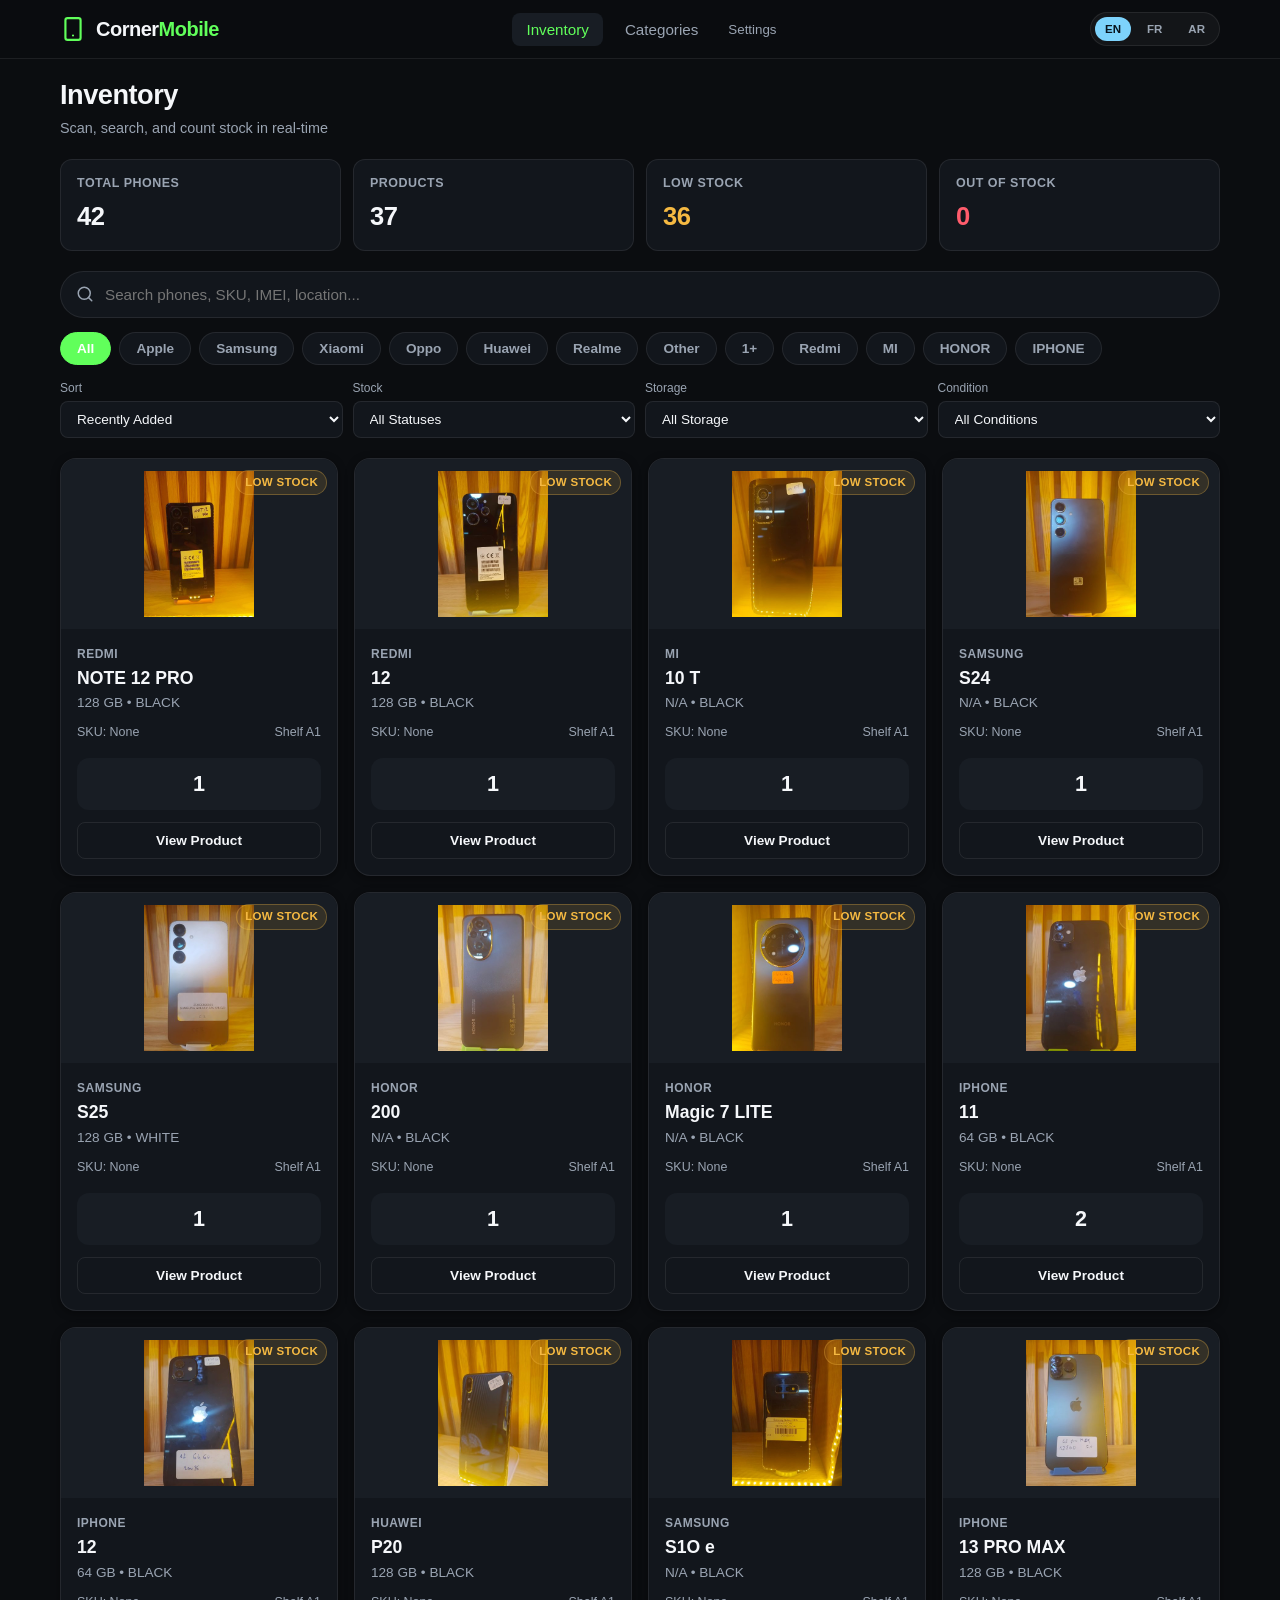
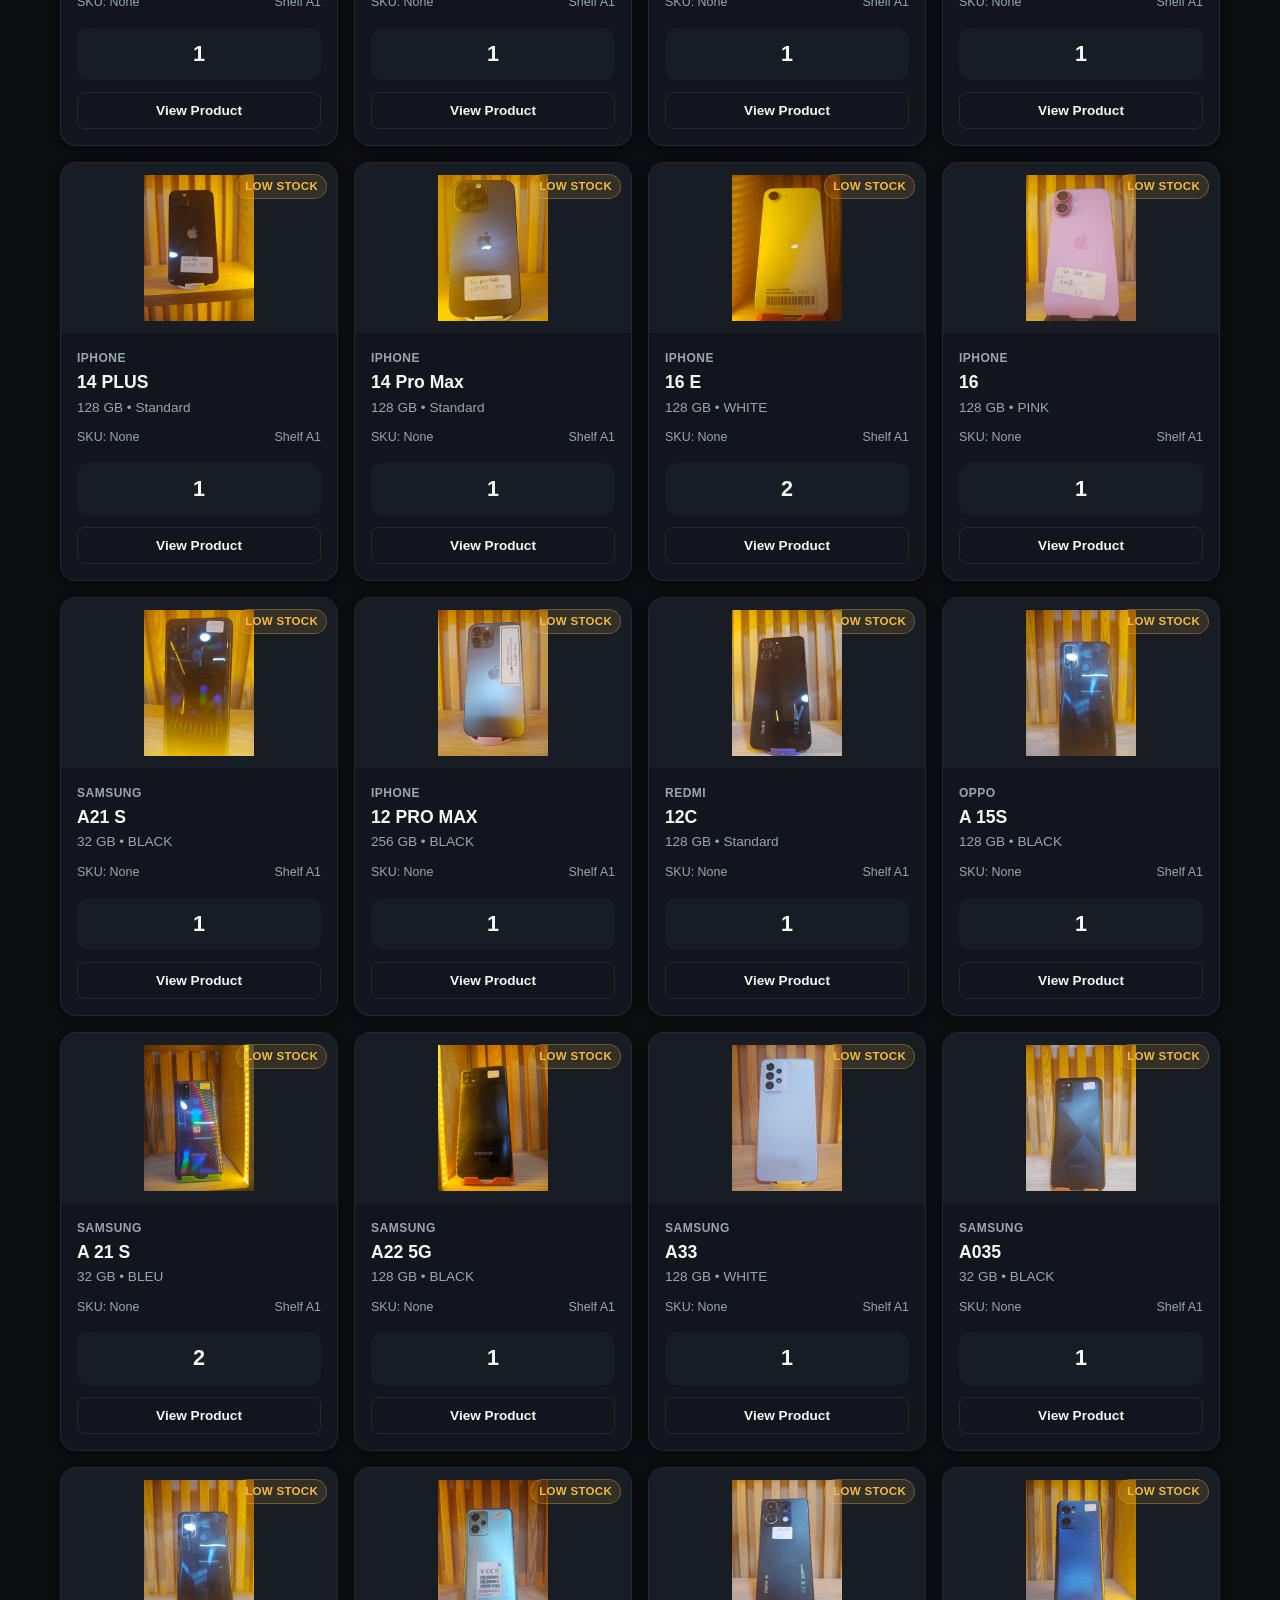
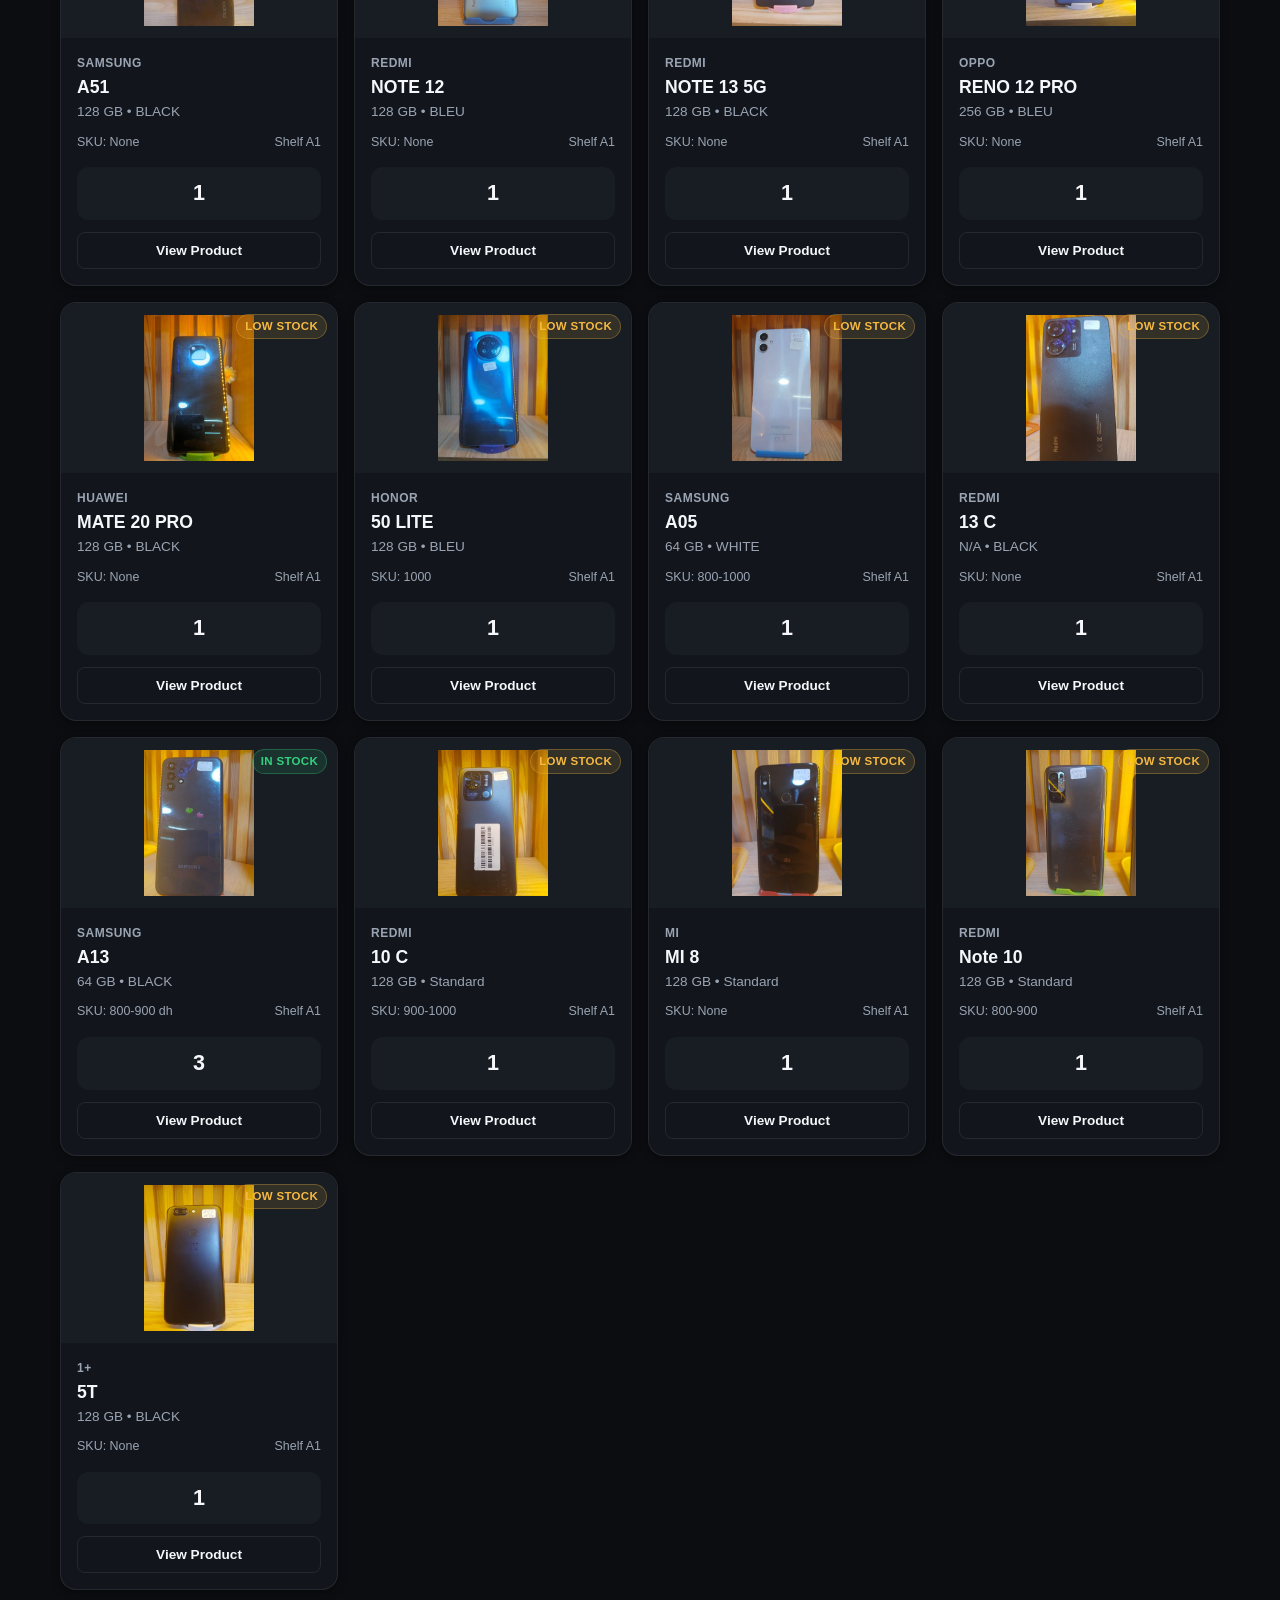
<file: Oued-dahab.html>
<!DOCTYPE html>
<html lang="en">
<head>
  <meta charset="UTF-8">
  <meta name="viewport" content="width=device-width, initial-scale=1.0, maximum-scale=1.0, user-scalable=no">
  <title>CornerMobile - Phone Inventory Counting</title>
  <link rel="stylesheet" href="style.css">
  <style>
    .language-toggle {
      display: inline-flex;
      align-items: center;
      gap: 6px;
      padding: 4px;
      border-radius: 999px;
      background: rgba(255,255,255,0.04);
      border: 1px solid rgba(255,255,255,0.08);
      margin-left: 12px;
    }
    .lang-btn {
      background: transparent;
      border: 0;
      color: var(--secondary, #9aa6b2);
      padding: 6px 10px;
      border-radius: 999px;
      font-size: 0.72rem;
      font-weight: 700;
      cursor: pointer;
      transition: all 0.2s ease;
    }
    .lang-btn.active {
      background: var(--primary, #7dd3fc);
      color: #08131d;
    }
  </style>
</head>
<body data-theme="dark">
  <header class="top-nav">
    <div class="nav-container">
      <div class="brand">
        <svg class="brand-icon" viewBox="0 0 24 24" fill="none" stroke="currentColor" stroke-width="2" stroke-linecap="round" stroke-linejoin="round"><rect x="5" y="2" width="14" height="20" rx="2" ry="2"/><line x1="12" y1="18" x2="12.01" y2="18"/></svg>
        <span class="brand-title">Corner<span>Mobile</span></span>
      </div>
      <nav class="desktop-menu" aria-label="Main Navigation">
        <button class="nav-link active" data-target="view-inventory">Inventory</button>
        <button class="nav-link" data-target="view-categories">Categories</button>
        <button class="nav-link" data-target="view-add-product">Add Product</button>
        <button class="nav-icon-btn" data-target="view-settings" aria-label="Settings">
          <svg viewBox="0 0 24 24" fill="none" stroke="currentColor" stroke-width="2" stroke-linecap="round" stroke-linejoin="round"><circle cx="12" cy="12" r="3"/><path d="M19.4 15a1.65 1.65 0 0 0 .33 1.82l.06.06a2 2 0 0 1 0 2.83 2 2 0 0 1-2.83 0l-.06-.06a1.65 1.65 0 0 0-1.82-.33 1.65 1.65 0 0 0-1 1.51V21a2 2 0 0 1-2 2 2 2 0 0 1-2-2v-.09A1.65 1.65 0 0 0 9 19.4a1.65 1.65 0 0 0-1.82.33l-.06.06a2 2 0 0 1-2.83 0 2 2 0 0 1 0-2.83l.06-.06a1.65 1.65 0 0 0 .33-1.82 1.65 1.65 0 0 0-1.51-1H3a2 2 0 0 1-2-2 2 2 0 0 1 2-2h.09A1.65 1.65 0 0 0 4.6 9a1.65 1.65 0 0 0-.33-1.82l-.06-.06a2 2 0 0 1 0-2.83 2 2 0 0 1 2.83 0l.06.06a1.65 1.65 0 0 0 1.82.33H9a1.65 1.65 0 0 0 1-1.51V3a2 2 0 0 1 2-2 2 2 0 0 1 2 2v.09a1.65 1.65 0 0 0 1 1.51 1.65 1.65 0 0 0 1.82-.33l.06-.06a2 2 0 0 1 2.83 0 2 2 0 0 1 0 2.83l-.06.06a1.65 1.65 0 0 0-.33 1.82V9a1.65 1.65 0 0 0 1.51 1H21a2 2 0 0 1 2 2 2 2 0 0 1-2 2h-.09a1.65 1.65 0 0 0-1.51 1z"/></svg>
        </button>
      </nav>

      <div class="language-toggle" aria-label="Language selector">
        <button class="lang-btn active" data-lang="en" type="button">EN</button>
        <button class="lang-btn" data-lang="fr" type="button">FR</button>
        <button class="lang-btn" data-lang="ar" type="button">AR</button>
      </div>
    </div>
  </header>

  <main class="app-main">
    <section id="view-inventory" class="view-panel active">
      <div class="view-header">
        <div>
          <h1 class="page-title">Inventory</h1>
          <p class="page-subtitle">Scan, search, and count stock in real-time</p>
        </div>
      </div>

      <div class="stats-grid">
        <div class="stat-card">
          <span class="stat-label">Total Phones</span>
          <span class="stat-value" id="stat-total-qty">0</span>
        </div>
        <div class="stat-card">
          <span class="stat-label">Products</span>
          <span class="stat-value" id="stat-total-products">0</span>
        </div>
        <div class="stat-card warning">
          <span class="stat-label">Low Stock</span>
          <span class="stat-value" id="stat-low-stock">0</span>
        </div>
        <div class="stat-card danger">
          <span class="stat-label">Out of Stock</span>
          <span class="stat-value" id="stat-out-of-stock">0</span>
        </div>
      </div>

      <div class="search-bar-wrap">
        <svg class="search-icon" viewBox="0 0 24 24" fill="none" stroke="currentColor" stroke-width="2" stroke-linecap="round" stroke-linejoin="round"><circle cx="11" cy="11" r="8"/><line x1="21" y1="21" x2="16.65" y2="16.65"/></svg>
        <input type="search" id="inventory-search" placeholder="Search phones, SKU, IMEI, location..." autocomplete="off">
      </div>

      <div class="category-pills-wrap">
        <div class="category-pills" id="category-pills-container"></div>
      </div>

      <div class="filter-controls-row">
        <div class="control-group">
          <label for="sort-select">Sort</label>
          <select id="sort-select" class="dropdown-select">
            <option value="recent">Recently Added</option>
            <option value="name-asc">Name A → Z</option>
            <option value="name-desc">Name Z → A</option>
            <option value="qty-asc">Quantity Low → High</option>
            <option value="qty-desc">Quantity High → Low</option>
          </select>
        </div>
        <div class="control-group">
          <label for="filter-stock">Stock</label>
          <select id="filter-stock" class="dropdown-select">
            <option value="all">All Statuses</option>
            <option value="in-stock">In Stock</option>
            <option value="low-stock">Low Stock</option>
            <option value="out-of-stock">Out of Stock</option>
          </select>
        </div>
        <div class="control-group">
          <label for="filter-storage">Storage</label>
          <select id="filter-storage" class="dropdown-select">
            <option value="all">All Storage</option>
          </select>
        </div>
        <div class="control-group">
          <label for="filter-condition">Condition</label>
          <select id="filter-condition" class="dropdown-select">
            <option value="all">All Conditions</option>
            <option value="New">New</option>
            <option value="Refurbished">Refurbished</option>
            <option value="Used - Excellent">Used - Excellent</option>
            <option value="Used - Good">Used - Good</option>
          </select>
        </div>
      </div>

      <div class="product-grid" id="product-grid"></div>
      <div id="inventory-empty" class="empty-state hidden"></div>
    </section>

    <section id="view-categories" class="view-panel">
      <div class="view-header row-between">
        <div>
          <h1 class="page-title">Categories</h1>
          <p class="page-subtitle">Group and organize inventory by brand/family</p>
        </div>
        <button class="btn btn-primary" id="btn-open-category-modal">+ Add Category</button>
      </div>
      <div class="categories-grid" id="categories-grid"></div>
    </section>

    <section id="view-add-product" class="view-panel">
      <div class="view-header">
        <h1 class="page-title" id="form-product-title">Add Product</h1>
        <p class="page-subtitle">Register a smartphone to start manual count</p>
      </div>
      <form id="product-form" class="standard-form">
        <input type="hidden" id="form-product-id">

        <div class="image-upload-wrapper">
          <div class="image-preview-box" id="image-preview-container">
            <div class="image-placeholder-icon">
              <svg viewBox="0 0 24 24" fill="none" stroke="currentColor" stroke-width="1.5"><rect x="5" y="2" width="14" height="20" rx="2" ry="2"/><line x1="12" y1="18" x2="12.01" y2="18"/></svg>
              <span>Upload Photo</span>
            </div>
            <img id="image-preview" alt="Device preview" class="hidden">
          </div>
          <div class="upload-actions">
            <label class="btn btn-secondary btn-sm" for="product-image-input">Choose Image</label>
            <input type="file" id="product-image-input" accept="image/*" class="visually-hidden">
            <button type="button" class="btn btn-outline btn-sm hidden" id="btn-remove-image">Remove</button>
          </div>
        </div>

        <div class="form-grid">
          <div class="form-field">
            <label for="prod-brand">Brand <span class="req">*</span></label>
            <input type="text" id="prod-brand" list="brand-datalist" required placeholder="e.g. Apple">
            <datalist id="brand-datalist"></datalist>
          </div>
          <div class="form-field">
            <label for="prod-model">Model <span class="req">*</span></label>
            <input type="text" id="prod-model" required placeholder="e.g. iPhone 14 Pro">
          </div>
          <div class="form-field">
            <label for="prod-category">Category</label>
            <select id="prod-category" class="dropdown-select"></select>
          </div>
          <div class="form-field">
            <label for="prod-storage">Storage</label>
            <input type="text" id="prod-storage" placeholder="e.g. 128 GB, 256 GB">
          </div>
          <div class="form-field">
            <label for="prod-color">Color</label>
            <input type="text" id="prod-color" placeholder="e.g. Space Black">
          </div>
          <div class="form-field">
            <label for="prod-sku">SKU / Reference</label>
            <input type="text" id="prod-sku" placeholder="e.g. IP14P-256-BLK">
          </div>
          <div class="form-field">
            <label for="prod-imei">IMEI / Serial</label>
            <input type="text" id="prod-imei" placeholder="15-digit number or Serial">
          </div>
          <div class="form-field">
            <label for="prod-location">Store Location / Shelf</label>
            <input type="text" id="prod-location" placeholder="e.g. Shelf B2">
          </div>
          <div class="form-field">
            <label for="prod-condition">Condition</label>
            <select id="prod-condition" class="dropdown-select">
              <option value="New">New</option>
              <option value="Refurbished">Refurbished</option>
              <option value="Used - Excellent">Used - Excellent</option>
              <option value="Used - Good">Used - Good</option>
            </select>
          </div>
          <div class="form-field" id="form-quantity-wrapper">
            <label for="prod-quantity">Initial Quantity <span class="req">*</span></label>
            <input type="number" id="prod-quantity" min="0" value="1" required>
          </div>
        </div>

        <div class="form-field">
          <label for="prod-notes">Notes / Internal Remarks</label>
          <textarea id="prod-notes" rows="3" placeholder="Condition details, supplier info, etc."></textarea>
        </div>

        <div class="form-actions">
          <button type="button" class="btn btn-secondary" id="btn-cancel-form">Cancel</button>
          <button type="submit" class="btn btn-primary" id="btn-submit-form">Save Product</button>
        </div>
      </form>
    </section>

    <section id="view-product-details" class="view-panel">
      <div class="details-top-bar">
        <button class="btn btn-secondary btn-sm" id="btn-back-to-inventory">
          <svg viewBox="0 0 24 24" fill="none" stroke="currentColor" stroke-width="2" class="btn-icon"><line x1="19" y1="12" x2="5" y2="12"/><polyline points="12 19 5 12 12 5"/></svg>
          Back
        </button>
        <div class="details-actions">
          <button class="btn btn-outline btn-sm" id="btn-edit-details">Edit Product</button>
          <button class="btn btn-danger-outline btn-sm" id="btn-delete-details">Delete</button>
        </div>
      </div>

      <div class="product-detail-layout">
        <div class="detail-header-card">
          <div class="detail-img-container" id="detail-img-box"></div>
          <div class="detail-title-box">
            <span class="badge" id="detail-stock-badge">In Stock</span>
            <h1 class="detail-model-title" id="detail-model">iPhone 13</h1>
            <p class="detail-subtitle" id="detail-subtitle">Apple • 128 GB • Black</p>
            <div class="detail-tags" id="detail-tags"></div>
          </div>
        </div>

        <div class="detail-counter-card">
          <span class="counter-label">CURRENT QUANTITY</span>
          <div class="counter-large-number" id="detail-quantity-display">0</div>
          <div class="counter-actions-row">
            <button class="counter-btn minus" id="btn-detail-decrement" aria-label="Decrease quantity by 1">− 1</button>
            <button class="counter-btn plus" id="btn-detail-increment" aria-label="Increase quantity by 1">+ 1</button>
          </div>
          <button class="btn btn-secondary btn-block" id="btn-open-set-quantity">Set Exact Quantity</button>
        </div>

        <div class="detail-specs-card">
          <h2 class="card-heading">Product Information</h2>
          <dl class="specs-list">
            <div><dt>Brand</dt><dd id="spec-brand">-</dd></div>
            <div><dt>Model</dt><dd id="spec-model">-</dd></div>
            <div><dt>Storage</dt><dd id="spec-storage">-</dd></div>
            <div><dt>Color</dt><dd id="spec-color">-</dd></div>
            <div><dt>SKU</dt><dd id="spec-sku">-</dd></div>
            <div><dt>IMEI / Serial</dt><dd id="spec-imei">-</dd></div>
            <div><dt>Location</dt><dd id="spec-location">-</dd></div>
            <div><dt>Condition</dt><dd id="spec-condition">-</dd></div>
            <div><dt>Category</dt><dd id="spec-category">-</dd></div>
            <div><dt>Last Counted</dt><dd id="spec-updated">-</dd></div>
          </dl>
          <div class="detail-notes-section">
            <span class="notes-label">Notes</span>
            <p id="spec-notes" class="notes-text">No notes provided.</p>
          </div>
        </div>

        <div class="detail-history-card">
          <h2 class="card-heading">Count History</h2>
          <div id="history-log-list" class="history-list"></div>
        </div>
      </div>
    </section>

    <section id="view-settings" class="view-panel">
      <div class="view-header">
        <h1 class="page-title">Settings</h1>
        <p class="page-subtitle">Theme, counting thresholds, and data backup</p>
      </div>

      <div class="settings-sections">
        <div class="settings-card">
          <h2 class="card-heading">Appearance</h2>
          <div class="theme-options-grid">
            <button class="theme-select-btn" data-theme-val="dark">Dark</button>
            <button class="theme-select-btn" data-theme-val="system">System</button>
            <button class="theme-select-btn" data-theme-val="light">Light</button>
          </div>
        </div>

        <div class="settings-card">
          <h2 class="card-heading">Inventory Alert Threshold</h2>
          <p class="settings-desc">Mark product as 'Low Stock' when units are at or below this value.</p>
          <div class="threshold-input-row">
            <input type="number" id="setting-low-stock" min="1" max="50" class="num-input">
            <button class="btn btn-secondary" id="btn-save-threshold">Update Threshold</button>
          </div>
        </div>

        <div class="settings-card">
          <h2 class="card-heading">Data Management</h2>
          <p class="settings-desc">Export, import, or wipe your completely client-side storage.</p>
          <div class="data-actions-grid">
            <button class="btn btn-secondary" id="btn-export-json">
              <svg viewBox="0 0 24 24" fill="none" stroke="currentColor" stroke-width="2" class="btn-icon"><path d="M21 15v4a2 2 0 0 1-2 2H5a2 2 0 0 1-2-2v-4"/><polyline points="7 10 12 15 17 10"/><line x1="12" y1="15" x2="12" y2="3"/></svg>
              Export JSON
            </button>
            <button class="btn btn-secondary" id="btn-export-csv">
              <svg viewBox="0 0 24 24" fill="none" stroke="currentColor" stroke-width="2" class="btn-icon"><path d="M14 2H6a2 2 0 0 0-2 2v16a2 2 0 0 0 2 2h12a2 2 0 0 0 2-2V8z"/><polyline points="14 2 14 8 20 8"/><line x1="16" y1="13" x2="8" y2="13"/><line x1="16" y1="17" x2="8" y2="17"/><polyline points="10 9 9 9 8 9"/></svg>
              Export CSV
            </button>
            <label class="btn btn-secondary" for="import-json-file">
              <svg viewBox="0 0 24 24" fill="none" stroke="currentColor" stroke-width="2" class="btn-icon"><path d="M21 15v4a2 2 0 0 1-2 2H5a2 2 0 0 1-2-2v-4"/><polyline points="17 8 12 3 7 8"/><line x1="12" y1="3" x2="12" y2="15"/></svg>
              Import JSON Backup
            </label>
            <input type="file" id="import-json-file" accept=".json" class="visually-hidden">
            <button class="btn btn-danger-outline" id="btn-clear-all-data">Clear All Data</button>
          </div>
        </div>
      </div>
    </section>
  </main>

  <nav class="mobile-bottom-nav" aria-label="Mobile Navigation">
    <button class="mobile-nav-item active" data-target="view-inventory">
      <svg viewBox="0 0 24 24" fill="none" stroke="currentColor" stroke-width="2"><path d="M21 16V8a2 2 0 0 0-1-1.73l-7-4a2 2 0 0 0-2 0l-7 4A2 2 0 0 0 3 8v8a2 2 0 0 0 1 1.73l7 4a2 2 0 0 0 2 0l7-4A2 2 0 0 0 21 16z"/><polyline points="3.27 6.96 12 12.01 20.73 6.96"/><line x1="12" y1="22.08" x2="12" y2="12"/></svg>
      <span>Inventory</span>
    </button>
    <button class="mobile-nav-item" data-target="view-categories">
      <svg viewBox="0 0 24 24" fill="none" stroke="currentColor" stroke-width="2"><path d="M20.59 13.41l-7.17 7.17a2 2 0 0 1-2.83 0L2 12V2h10l8.59 8.59a2 2 0 0 1 0 2.82z"/><line x1="7" y1="7" x2="7.01" y2="7"/></svg>
      <span>Categories</span>
    </button>
    <button class="mobile-nav-item" data-target="view-add-product">
      <svg viewBox="0 0 24 24" fill="none" stroke="currentColor" stroke-width="2"><circle cx="12" cy="12" r="10"/><line x1="12" y1="8" x2="12" y2="16"/><line x1="8" y1="12" x2="16" y2="12"/></svg>
      <span>Add</span>
    </button>
    <button class="mobile-nav-item" data-target="view-settings">
      <svg viewBox="0 0 24 24" fill="none" stroke="currentColor" stroke-width="2"><circle cx="12" cy="12" r="3"/><path d="M19.4 15a1.65 1.65 0 0 0 .33 1.82l.06.06a2 2 0 0 1 0 2.83 2 2 0 0 1-2.83 0l-.06-.06a1.65 1.65 0 0 0-1.82-.33 1.65 1.65 0 0 0-1 1.51V21a2 2 0 0 1-2 2 2 2 0 0 1-2-2v-.09A1.65 1.65 0 0 0 9 19.4a1.65 1.65 0 0 0-1.82.33l-.06.06a2 2 0 0 1-2.83 0 2 2 0 0 1 0-2.83l.06-.06a1.65 1.65 0 0 0 .33-1.82 1.65 1.65 0 0 0-1.51-1H3a2 2 0 0 1-2-2 2 2 0 0 1 2-2h.09A1.65 1.65 0 0 0 4.6 9a1.65 1.65 0 0 0-.33-1.82l-.06-.06a2 2 0 0 1 0-2.83 2 2 0 0 1 2.83 0l.06.06a1.65 1.65 0 0 0 1.82.33H9a1.65 1.65 0 0 0 1-1.51V3a2 2 0 0 1 2-2 2 2 0 0 1 2 2v.09a1.65 1.65 0 0 0 1 1.51 1.65 1.65 0 0 0 1.82-.33l.06-.06a2 2 0 0 1 2.83 0 2 2 0 0 1 0 2.83l-.06.06a1.65 1.65 0 0 0-.33 1.82V9a1.65 1.65 0 0 0 1.51 1H21a2 2 0 0 1 2 2 2 2 0 0 1-2 2h-.09a1.65 1.65 0 0 0-1.51 1z"/></svg>
      <span>Settings</span>
    </button>
  </nav>

  <div class="modal-backdrop hidden" id="modal-backdrop">
    <div class="modal-window" id="modal-window" role="dialog" aria-modal="true">
      <h3 class="modal-title" id="modal-title">Dialog</h3>
      <div class="modal-body" id="modal-body"></div>
      <div class="modal-footer" id="modal-footer"></div>
    </div>
  </div>

  <div class="toast-container" id="toast-container"></div>

  <script src="script.js"></script>
</body>
</html>
</file>
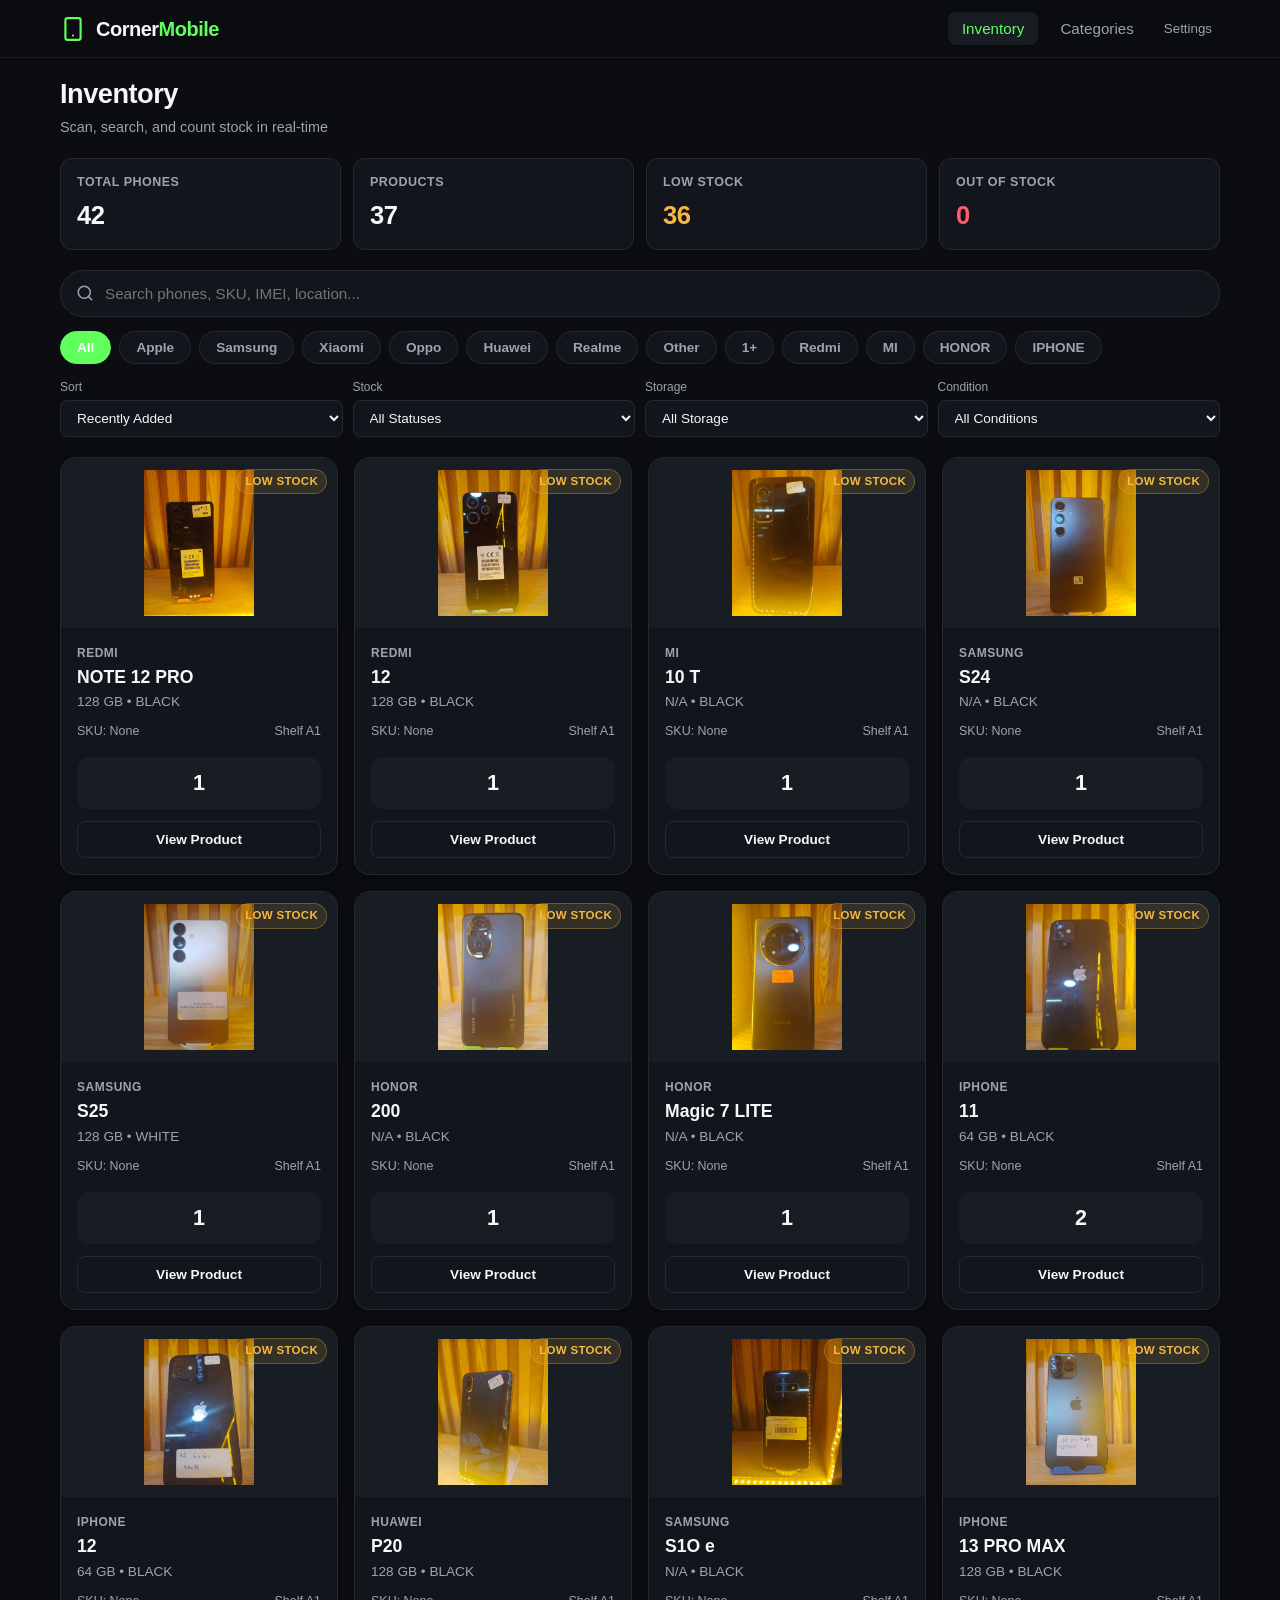
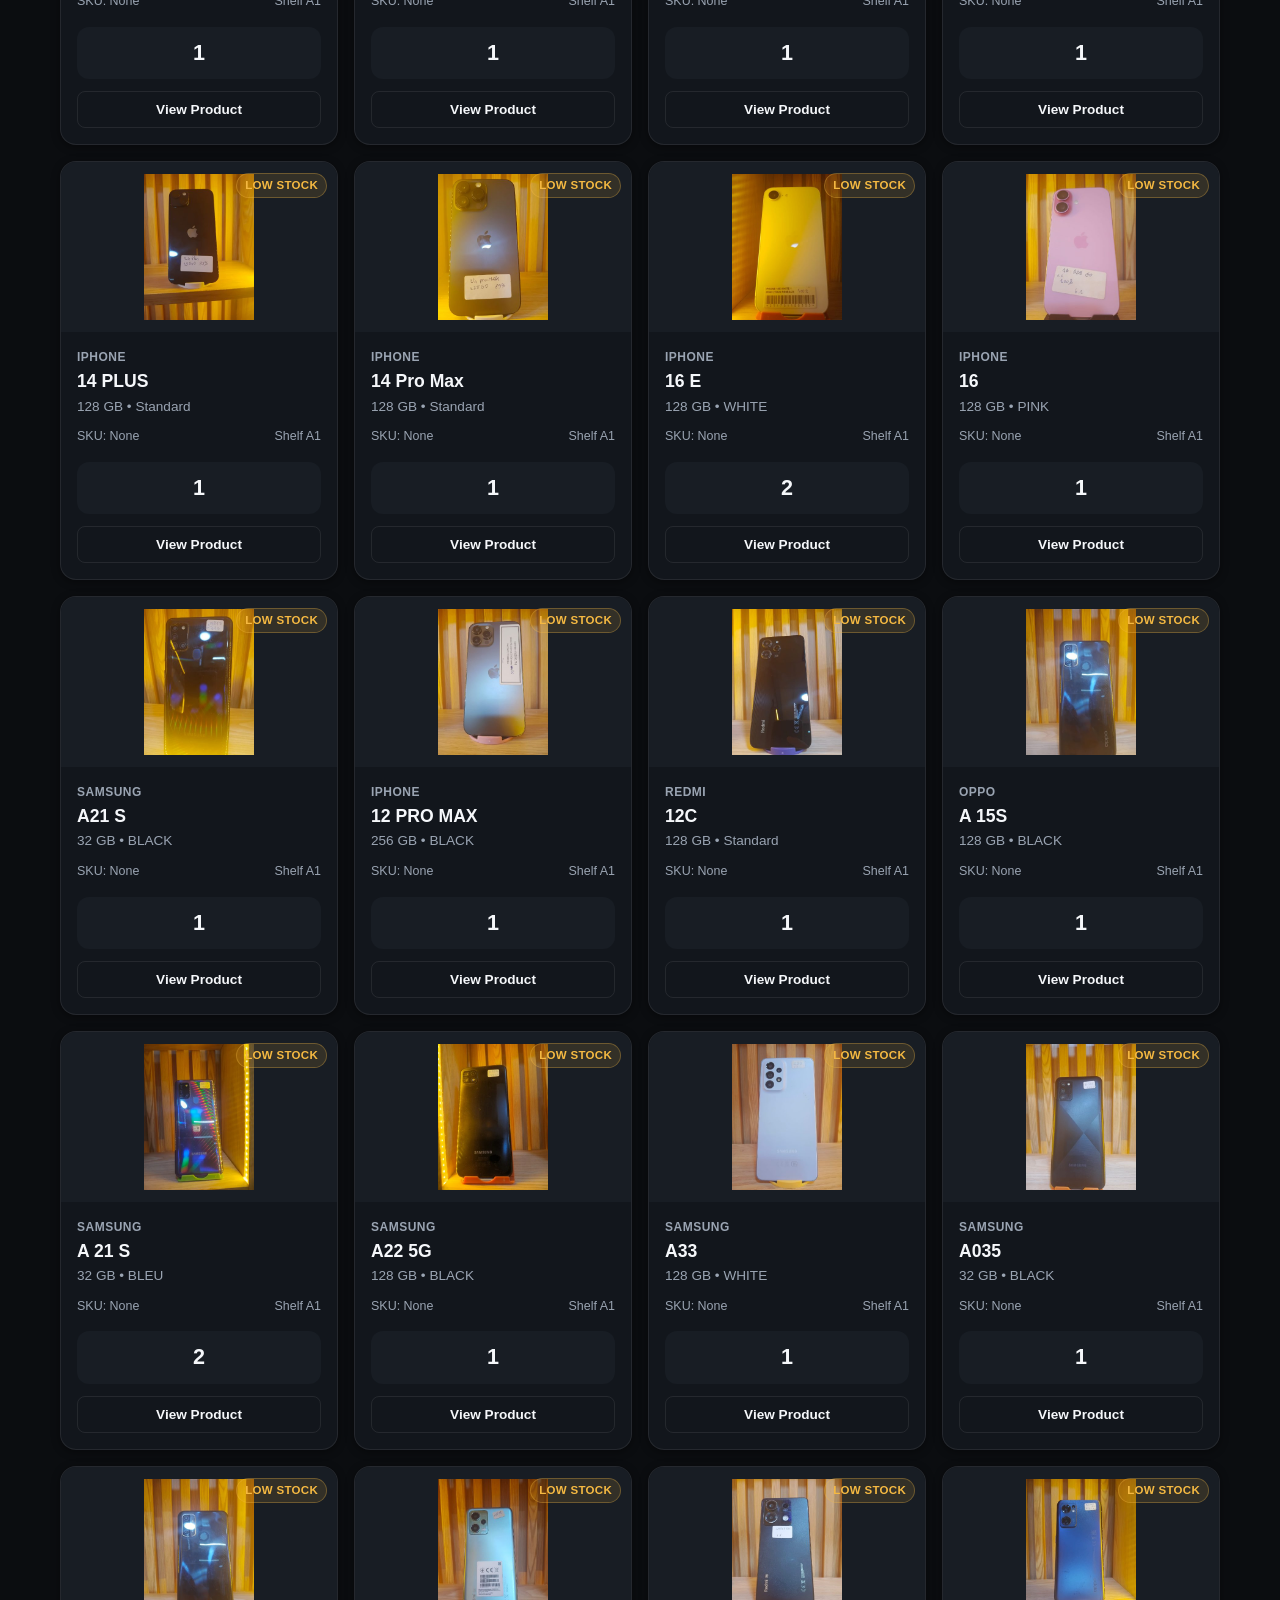
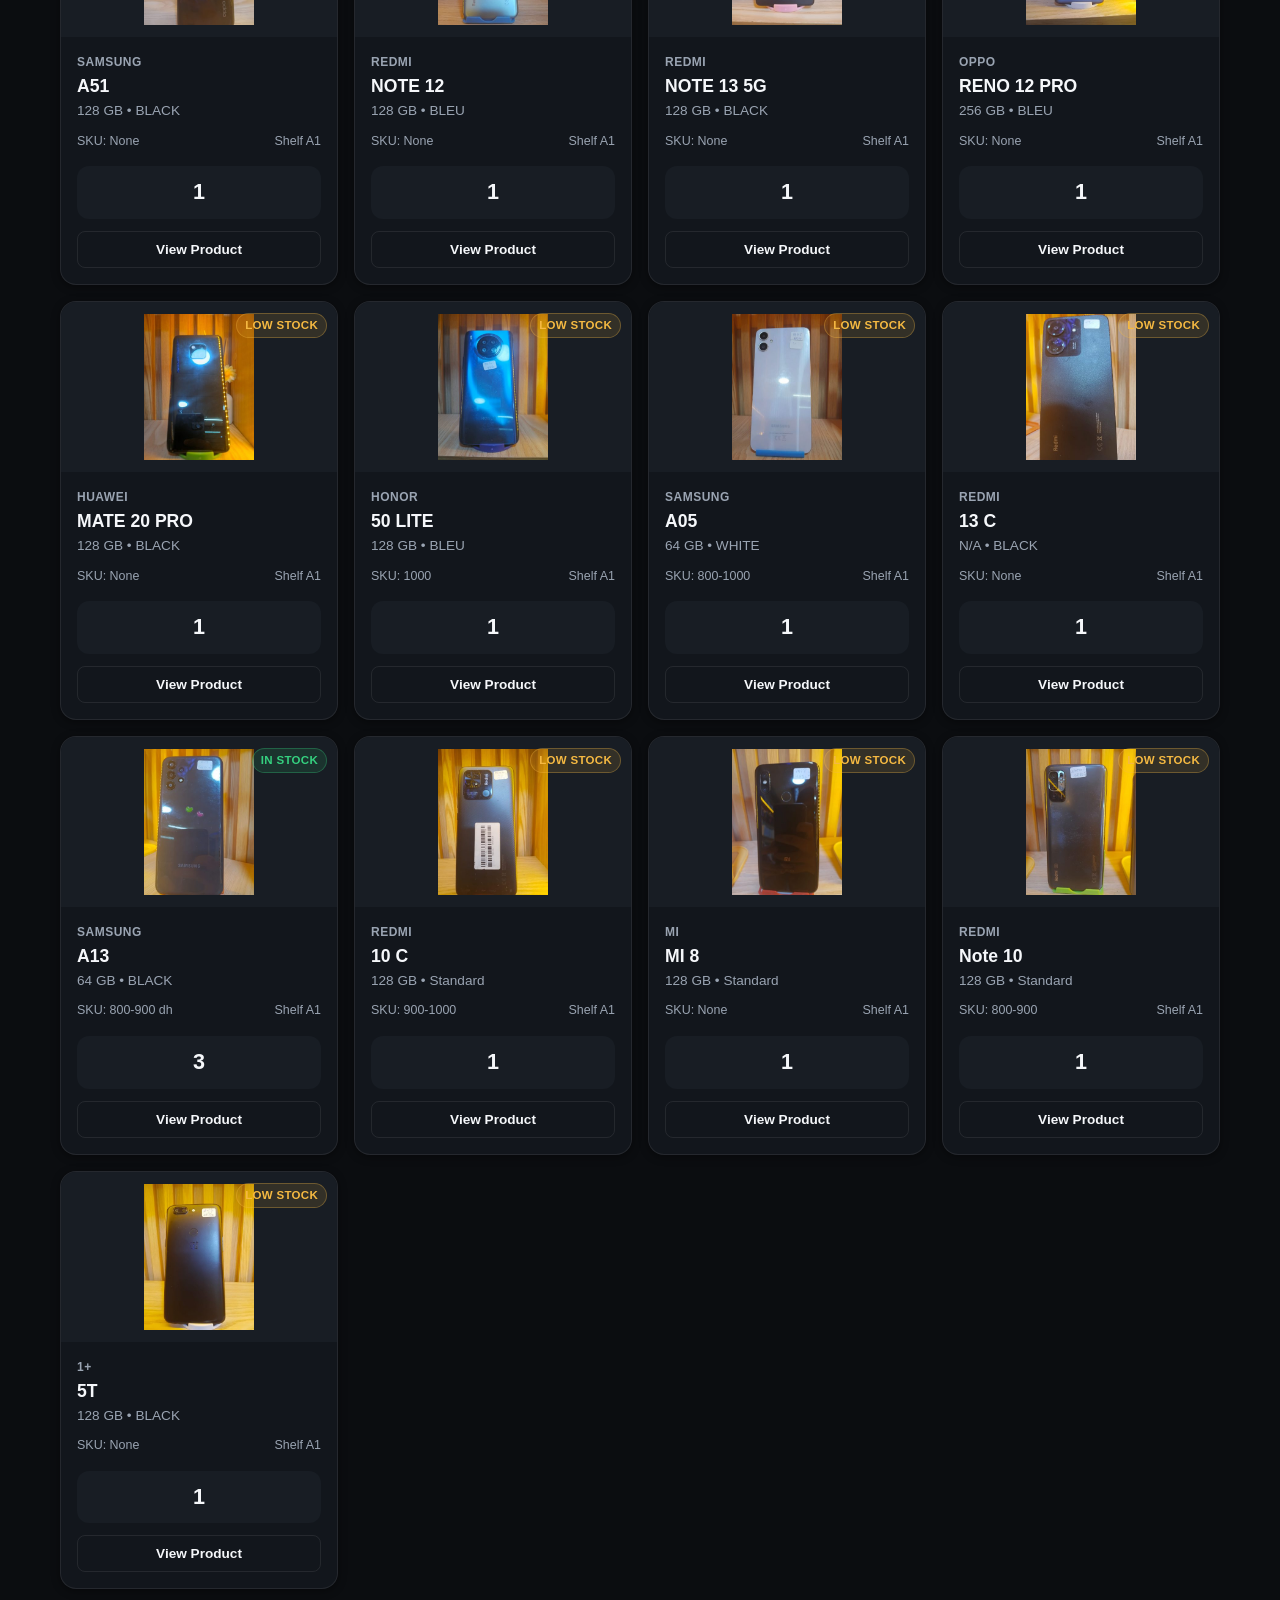
<file: phonecounter.html>
<!DOCTYPE html>
<html lang="en">
<head>
  <meta charset="UTF-8">
  <meta name="viewport" content="width=device-width, initial-scale=1.0, maximum-scale=1.0, user-scalable=no">
  <title>CornerMobile - Phone Inventory Counting</title>
  <link rel="stylesheet" href="style.css">
</head>
<body data-theme="dark">
  <header class="top-nav">
    <div class="nav-container">
      <div class="brand">
        <svg class="brand-icon" viewBox="0 0 24 24" fill="none" stroke="currentColor" stroke-width="2" stroke-linecap="round" stroke-linejoin="round"><rect x="5" y="2" width="14" height="20" rx="2" ry="2"/><line x1="12" y1="18" x2="12.01" y2="18"/></svg>
        <span class="brand-title">Corner<span>Mobile</span></span>
      </div>
      <nav class="desktop-menu" aria-label="Main Navigation">
        <button class="nav-link active" data-target="view-inventory">Inventory</button>
        <button class="nav-link" data-target="view-categories">Categories</button>
        <button class="nav-link" data-target="view-add-product">Add Product</button>
        <button class="nav-icon-btn" data-target="view-settings" aria-label="Settings">
          <svg viewBox="0 0 24 24" fill="none" stroke="currentColor" stroke-width="2" stroke-linecap="round" stroke-linejoin="round"><circle cx="12" cy="12" r="3"/><path d="M19.4 15a1.65 1.65 0 0 0 .33 1.82l.06.06a2 2 0 0 1 0 2.83 2 2 0 0 1-2.83 0l-.06-.06a1.65 1.65 0 0 0-1.82-.33 1.65 1.65 0 0 0-1 1.51V21a2 2 0 0 1-2 2 2 2 0 0 1-2-2v-.09A1.65 1.65 0 0 0 9 19.4a1.65 1.65 0 0 0-1.82.33l-.06.06a2 2 0 0 1-2.83 0 2 2 0 0 1 0-2.83l.06-.06a1.65 1.65 0 0 0 .33-1.82 1.65 1.65 0 0 0-1.51-1H3a2 2 0 0 1-2-2 2 2 0 0 1 2-2h.09A1.65 1.65 0 0 0 4.6 9a1.65 1.65 0 0 0-.33-1.82l-.06-.06a2 2 0 0 1 0-2.83 2 2 0 0 1 2.83 0l.06.06a1.65 1.65 0 0 0 1.82.33H9a1.65 1.65 0 0 0 1-1.51V3a2 2 0 0 1 2-2 2 2 0 0 1 2 2v.09a1.65 1.65 0 0 0 1 1.51 1.65 1.65 0 0 0 1.82-.33l.06-.06a2 2 0 0 1 2.83 0 2 2 0 0 1 0 2.83l-.06.06a1.65 1.65 0 0 0-.33 1.82V9a1.65 1.65 0 0 0 1.51 1H21a2 2 0 0 1 2 2 2 2 0 0 1-2 2h-.09a1.65 1.65 0 0 0-1.51 1z"/></svg>
        </button>
      </nav>
    </div>
  </header>

  <main class="app-main">
    <section id="view-inventory" class="view-panel active">
      <div class="view-header">
        <div>
          <h1 class="page-title">Inventory</h1>
          <p class="page-subtitle">Scan, search, and count stock in real-time</p>
        </div>
      </div>

      <div class="stats-grid">
        <div class="stat-card">
          <span class="stat-label">Total Phones</span>
          <span class="stat-value" id="stat-total-qty">0</span>
        </div>
        <div class="stat-card">
          <span class="stat-label">Products</span>
          <span class="stat-value" id="stat-total-products">0</span>
        </div>
        <div class="stat-card warning">
          <span class="stat-label">Low Stock</span>
          <span class="stat-value" id="stat-low-stock">0</span>
        </div>
        <div class="stat-card danger">
          <span class="stat-label">Out of Stock</span>
          <span class="stat-value" id="stat-out-of-stock">0</span>
        </div>
      </div>

      <div class="search-bar-wrap">
        <svg class="search-icon" viewBox="0 0 24 24" fill="none" stroke="currentColor" stroke-width="2" stroke-linecap="round" stroke-linejoin="round"><circle cx="11" cy="11" r="8"/><line x1="21" y1="21" x2="16.65" y2="16.65"/></svg>
        <input type="search" id="inventory-search" placeholder="Search phones, SKU, IMEI, location..." autocomplete="off">
      </div>

      <div class="category-pills-wrap">
        <div class="category-pills" id="category-pills-container"></div>
      </div>

      <div class="filter-controls-row">
        <div class="control-group">
          <label for="sort-select">Sort</label>
          <select id="sort-select" class="dropdown-select">
            <option value="recent">Recently Added</option>
            <option value="name-asc">Name A → Z</option>
            <option value="name-desc">Name Z → A</option>
            <option value="qty-asc">Quantity Low → High</option>
            <option value="qty-desc">Quantity High → Low</option>
          </select>
        </div>
        <div class="control-group">
          <label for="filter-stock">Stock</label>
          <select id="filter-stock" class="dropdown-select">
            <option value="all">All Statuses</option>
            <option value="in-stock">In Stock</option>
            <option value="low-stock">Low Stock</option>
            <option value="out-of-stock">Out of Stock</option>
          </select>
        </div>
        <div class="control-group">
          <label for="filter-storage">Storage</label>
          <select id="filter-storage" class="dropdown-select">
            <option value="all">All Storage</option>
          </select>
        </div>
        <div class="control-group">
          <label for="filter-condition">Condition</label>
          <select id="filter-condition" class="dropdown-select">
            <option value="all">All Conditions</option>
            <option value="New">New</option>
            <option value="Refurbished">Refurbished</option>
            <option value="Used - Excellent">Used - Excellent</option>
            <option value="Used - Good">Used - Good</option>
          </select>
        </div>
      </div>

      <div class="product-grid" id="product-grid"></div>
      <div id="inventory-empty" class="empty-state hidden"></div>
    </section>

    <section id="view-categories" class="view-panel">
      <div class="view-header row-between">
        <div>
          <h1 class="page-title">Categories</h1>
          <p class="page-subtitle">Group and organize inventory by brand/family</p>
        </div>
        <button class="btn btn-primary" id="btn-open-category-modal">+ Add Category</button>
      </div>
      <div class="categories-grid" id="categories-grid"></div>
    </section>

    <section id="view-add-product" class="view-panel">
      <div class="view-header">
        <h1 class="page-title" id="form-product-title">Add Product</h1>
        <p class="page-subtitle">Register a smartphone to start manual count</p>
      </div>
      <form id="product-form" class="standard-form">
        <input type="hidden" id="form-product-id">

        <div class="image-upload-wrapper">
          <div class="image-preview-box" id="image-preview-container">
            <div class="image-placeholder-icon">
              <svg viewBox="0 0 24 24" fill="none" stroke="currentColor" stroke-width="1.5"><rect x="5" y="2" width="14" height="20" rx="2" ry="2"/><line x1="12" y1="18" x2="12.01" y2="18"/></svg>
              <span>Upload Photo</span>
            </div>
            <img id="image-preview" alt="Device preview" class="hidden">
          </div>
          <div class="upload-actions">
            <label class="btn btn-secondary btn-sm" for="product-image-input">Choose Image</label>
            <input type="file" id="product-image-input" accept="image/*" class="visually-hidden">
            <button type="button" class="btn btn-outline btn-sm hidden" id="btn-remove-image">Remove</button>
          </div>
        </div>

        <div class="form-grid">
          <div class="form-field">
            <label for="prod-brand">Brand <span class="req">*</span></label>
            <input type="text" id="prod-brand" list="brand-datalist" required placeholder="e.g. Apple">
            <datalist id="brand-datalist"></datalist>
          </div>
          <div class="form-field">
            <label for="prod-model">Model <span class="req">*</span></label>
            <input type="text" id="prod-model" required placeholder="e.g. iPhone 14 Pro">
          </div>
          <div class="form-field">
            <label for="prod-category">Category</label>
            <select id="prod-category" class="dropdown-select"></select>
          </div>
          <div class="form-field">
            <label for="prod-storage">Storage</label>
            <input type="text" id="prod-storage" placeholder="e.g. 128 GB, 256 GB">
          </div>
          <div class="form-field">
            <label for="prod-color">Color</label>
            <input type="text" id="prod-color" placeholder="e.g. Space Black">
          </div>
          <div class="form-field">
            <label for="prod-sku">SKU / Reference</label>
            <input type="text" id="prod-sku" placeholder="e.g. IP14P-256-BLK">
          </div>
          <div class="form-field">
            <label for="prod-imei">IMEI / Serial</label>
            <input type="text" id="prod-imei" placeholder="15-digit number or Serial">
          </div>
          <div class="form-field">
            <label for="prod-location">Store Location / Shelf</label>
            <input type="text" id="prod-location" placeholder="e.g. Shelf B2">
          </div>
          <div class="form-field">
            <label for="prod-condition">Condition</label>
            <select id="prod-condition" class="dropdown-select">
              <option value="New">New</option>
              <option value="Refurbished">Refurbished</option>
              <option value="Used - Excellent">Used - Excellent</option>
              <option value="Used - Good">Used - Good</option>
            </select>
          </div>
          <div class="form-field" id="form-quantity-wrapper">
            <label for="prod-quantity">Initial Quantity <span class="req">*</span></label>
            <input type="number" id="prod-quantity" min="0" value="1" required>
          </div>
        </div>

        <div class="form-field">
          <label for="prod-notes">Notes / Internal Remarks</label>
          <textarea id="prod-notes" rows="3" placeholder="Condition details, supplier info, etc."></textarea>
        </div>

        <div class="form-actions">
          <button type="button" class="btn btn-secondary" id="btn-cancel-form">Cancel</button>
          <button type="submit" class="btn btn-primary" id="btn-submit-form">Save Product</button>
        </div>
      </form>
    </section>

    <section id="view-product-details" class="view-panel">
      <div class="details-top-bar">
        <button class="btn btn-secondary btn-sm" id="btn-back-to-inventory">
          <svg viewBox="0 0 24 24" fill="none" stroke="currentColor" stroke-width="2" class="btn-icon"><line x1="19" y1="12" x2="5" y2="12"/><polyline points="12 19 5 12 12 5"/></svg>
          Back
        </button>
        <div class="details-actions">
          <button class="btn btn-outline btn-sm" id="btn-edit-details">Edit Product</button>
          <button class="btn btn-danger-outline btn-sm" id="btn-delete-details">Delete</button>
        </div>
      </div>

      <div class="product-detail-layout">
        <div class="detail-header-card">
          <div class="detail-img-container" id="detail-img-box"></div>
          <div class="detail-title-box">
            <span class="badge" id="detail-stock-badge">In Stock</span>
            <h1 class="detail-model-title" id="detail-model">iPhone 13</h1>
            <p class="detail-subtitle" id="detail-subtitle">Apple • 128 GB • Black</p>
            <div class="detail-tags" id="detail-tags"></div>
          </div>
        </div>

        <div class="detail-counter-card">
          <span class="counter-label">CURRENT QUANTITY</span>
          <div class="counter-large-number" id="detail-quantity-display">0</div>
          <div class="counter-actions-row">
            <button class="counter-btn minus" id="btn-detail-decrement" aria-label="Decrease quantity by 1">− 1</button>
            <button class="counter-btn plus" id="btn-detail-increment" aria-label="Increase quantity by 1">+ 1</button>
          </div>
          <button class="btn btn-secondary btn-block" id="btn-open-set-quantity">Set Exact Quantity</button>
        </div>

        <div class="detail-specs-card">
          <h2 class="card-heading">Product Information</h2>
          <dl class="specs-list">
            <div><dt>Brand</dt><dd id="spec-brand">-</dd></div>
            <div><dt>Model</dt><dd id="spec-model">-</dd></div>
            <div><dt>Storage</dt><dd id="spec-storage">-</dd></div>
            <div><dt>Color</dt><dd id="spec-color">-</dd></div>
            <div><dt>SKU</dt><dd id="spec-sku">-</dd></div>
            <div><dt>IMEI / Serial</dt><dd id="spec-imei">-</dd></div>
            <div><dt>Location</dt><dd id="spec-location">-</dd></div>
            <div><dt>Condition</dt><dd id="spec-condition">-</dd></div>
            <div><dt>Category</dt><dd id="spec-category">-</dd></div>
            <div><dt>Last Counted</dt><dd id="spec-updated">-</dd></div>
          </dl>
          <div class="detail-notes-section">
            <span class="notes-label">Notes</span>
            <p id="spec-notes" class="notes-text">No notes provided.</p>
          </div>
        </div>

        <div class="detail-history-card">
          <h2 class="card-heading">Count History</h2>
          <div id="history-log-list" class="history-list"></div>
        </div>
      </div>
    </section>

    <section id="view-settings" class="view-panel">
      <div class="view-header">
        <h1 class="page-title">Settings</h1>
        <p class="page-subtitle">Theme, counting thresholds, and data backup</p>
      </div>

      <div class="settings-sections">
        <div class="settings-card">
          <h2 class="card-heading">Appearance</h2>
          <div class="theme-options-grid">
            <button class="theme-select-btn" data-theme-val="dark">Dark</button>
            <button class="theme-select-btn" data-theme-val="system">System</button>
            <button class="theme-select-btn" data-theme-val="light">Light</button>
          </div>
        </div>

        <div class="settings-card">
          <h2 class="card-heading">Inventory Alert Threshold</h2>
          <p class="settings-desc">Mark product as 'Low Stock' when units are at or below this value.</p>
          <div class="threshold-input-row">
            <input type="number" id="setting-low-stock" min="1" max="50" class="num-input">
            <button class="btn btn-secondary" id="btn-save-threshold">Update Threshold</button>
          </div>
        </div>

        <div class="settings-card">
          <h2 class="card-heading">Data Management</h2>
          <p class="settings-desc">Export, import, or wipe your completely client-side storage.</p>
          <div class="data-actions-grid">
            <button class="btn btn-secondary" id="btn-export-json">
              <svg viewBox="0 0 24 24" fill="none" stroke="currentColor" stroke-width="2" class="btn-icon"><path d="M21 15v4a2 2 0 0 1-2 2H5a2 2 0 0 1-2-2v-4"/><polyline points="7 10 12 15 17 10"/><line x1="12" y1="15" x2="12" y2="3"/></svg>
              Export JSON
            </button>
            <button class="btn btn-secondary" id="btn-export-csv">
              <svg viewBox="0 0 24 24" fill="none" stroke="currentColor" stroke-width="2" class="btn-icon"><path d="M14 2H6a2 2 0 0 0-2 2v16a2 2 0 0 0 2 2h12a2 2 0 0 0 2-2V8z"/><polyline points="14 2 14 8 20 8"/><line x1="16" y1="13" x2="8" y2="13"/><line x1="16" y1="17" x2="8" y2="17"/><polyline points="10 9 9 9 8 9"/></svg>
              Export CSV
            </button>
            <label class="btn btn-secondary" for="import-json-file">
              <svg viewBox="0 0 24 24" fill="none" stroke="currentColor" stroke-width="2" class="btn-icon"><path d="M21 15v4a2 2 0 0 1-2 2H5a2 2 0 0 1-2-2v-4"/><polyline points="17 8 12 3 7 8"/><line x1="12" y1="3" x2="12" y2="15"/></svg>
              Import JSON Backup
            </label>
            <input type="file" id="import-json-file" accept=".json" class="visually-hidden">
            <button class="btn btn-danger-outline" id="btn-clear-all-data">Clear All Data</button>
          </div>
        </div>
      </div>
    </section>
  </main>

  <nav class="mobile-bottom-nav" aria-label="Mobile Navigation">
    <button class="mobile-nav-item active" data-target="view-inventory">
      <svg viewBox="0 0 24 24" fill="none" stroke="currentColor" stroke-width="2"><path d="M21 16V8a2 2 0 0 0-1-1.73l-7-4a2 2 0 0 0-2 0l-7 4A2 2 0 0 0 3 8v8a2 2 0 0 0 1 1.73l7 4a2 2 0 0 0 2 0l7-4A2 2 0 0 0 21 16z"/><polyline points="3.27 6.96 12 12.01 20.73 6.96"/><line x1="12" y1="22.08" x2="12" y2="12"/></svg>
      <span>Inventory</span>
    </button>
    <button class="mobile-nav-item" data-target="view-categories">
      <svg viewBox="0 0 24 24" fill="none" stroke="currentColor" stroke-width="2"><path d="M20.59 13.41l-7.17 7.17a2 2 0 0 1-2.83 0L2 12V2h10l8.59 8.59a2 2 0 0 1 0 2.82z"/><line x1="7" y1="7" x2="7.01" y2="7"/></svg>
      <span>Categories</span>
    </button>
    <button class="mobile-nav-item" data-target="view-add-product">
      <svg viewBox="0 0 24 24" fill="none" stroke="currentColor" stroke-width="2"><circle cx="12" cy="12" r="10"/><line x1="12" y1="8" x2="12" y2="16"/><line x1="8" y1="12" x2="16" y2="12"/></svg>
      <span>Add</span>
    </button>
    <button class="mobile-nav-item" data-target="view-settings">
      <svg viewBox="0 0 24 24" fill="none" stroke="currentColor" stroke-width="2"><circle cx="12" cy="12" r="3"/><path d="M19.4 15a1.65 1.65 0 0 0 .33 1.82l.06.06a2 2 0 0 1 0 2.83 2 2 0 0 1-2.83 0l-.06-.06a1.65 1.65 0 0 0-1.82-.33 1.65 1.65 0 0 0-1 1.51V21a2 2 0 0 1-2 2 2 2 0 0 1-2-2v-.09A1.65 1.65 0 0 0 9 19.4a1.65 1.65 0 0 0-1.82.33l-.06.06a2 2 0 0 1-2.83 0 2 2 0 0 1 0-2.83l.06-.06a1.65 1.65 0 0 0 .33-1.82 1.65 1.65 0 0 0-1.51-1H3a2 2 0 0 1-2-2 2 2 0 0 1 2-2h.09A1.65 1.65 0 0 0 4.6 9a1.65 1.65 0 0 0-.33-1.82l-.06-.06a2 2 0 0 1 0-2.83 2 2 0 0 1 2.83 0l.06.06a1.65 1.65 0 0 0 1.82.33H9a1.65 1.65 0 0 0 1-1.51V3a2 2 0 0 1 2-2 2 2 0 0 1 2 2v.09a1.65 1.65 0 0 0 1 1.51 1.65 1.65 0 0 0 1.82-.33l.06-.06a2 2 0 0 1 2.83 0 2 2 0 0 1 0 2.83l-.06.06a1.65 1.65 0 0 0-.33 1.82V9a1.65 1.65 0 0 0 1.51 1H21a2 2 0 0 1 2 2 2 2 0 0 1-2 2h-.09a1.65 1.65 0 0 0-1.51 1z"/></svg>
      <span>Settings</span>
    </button>
  </nav>

  <div class="modal-backdrop hidden" id="modal-backdrop">
    <div class="modal-window" id="modal-window" role="dialog" aria-modal="true">
      <h3 class="modal-title" id="modal-title">Dialog</h3>
      <div class="modal-body" id="modal-body"></div>
      <div class="modal-footer" id="modal-footer"></div>
    </div>
  </div>

  <div class="toast-container" id="toast-container"></div>

  <script src="script.js"></script>
</body>
</html>
</file>
<file: style.css>
:root {
  --bg: #0B0D10;
  --surface: #12161C;
  --elevated: #181D24;
  --border: rgba(255, 255, 255, 0.08);
  --border-focus: rgba(86, 255, 71, 0.521);
  --text: #F5F7FA;
  --secondary: #9AA4B2;
  --accent: #61ff5b;
  --accent-hover: #48e648;
  --accent-glow: rgba(91, 140, 255, 0.18);
  --success: #35D07F;
  --success-bg: rgba(53, 208, 127, 0.12);
  --warning: #F5B942;
  --warning-bg: rgba(245, 185, 66, 0.12);
  --danger: #FF5C6C;
  --danger-bg: rgba(255, 92, 108, 0.12);
  --radius-sm: 8px;
  --radius-md: 12px;
  --radius-lg: 16px;
  --radius-full: 9999px;
  --shadow-sm: 0 2px 8px rgba(0, 0, 0, 0.4);
  --shadow-md: 0 8px 24px rgba(0, 0, 0, 0.5);
  --transition: 0.2s cubic-bezier(0.16, 1, 0.3, 1);
  --font-stack: -apple-system, BlinkMacSystemFont, "Segoe UI", Roboto, Helvetica, Arial, sans-serif;
}

[data-theme="light"] {
  --bg: #F4F6F9;
  --surface: #FFFFFF;
  --elevated: #F8FAFC;
  --border: rgba(0, 0, 0, 0.09);
  --border-focus: rgba(91, 140, 255, 0.6);
  --text: #0F172A;
  --secondary: #64748B;
  --accent: #3B82F6;
  --accent-hover: #2563EB;
  --accent-glow: rgba(59, 130, 246, 0.15);
  --shadow-sm: 0 2px 8px rgba(0, 0, 0, 0.06);
  --shadow-md: 0 10px 25px rgba(0, 0, 0, 0.08);
}

* {
  box-sizing: border-box;
  margin: 0;
  padding: 0;
  -webkit-tap-highlight-color: transparent;
}

body {
  background-color: var(--bg);
  color: var(--text);
  font-family: var(--font-stack);
  line-height: 1.5;
  min-height: 100vh;
  overflow-x: hidden;
  padding-bottom: 80px;
}

@media (min-width: 768px) {
  body {
    padding-bottom: 24px;
  }
}

/* Nav */
.top-nav {
  position: sticky;
  top: 0;
  z-index: 50;
  background-color: rgba(11, 13, 16, 0.85);
  backdrop-filter: blur(12px);
  -webkit-backdrop-filter: blur(12px);
  border-bottom: 1px solid var(--border);
}

[data-theme="light"] .top-nav {
  background-color: rgba(255, 255, 255, 0.88);
}

.nav-container {
  max-width: 1200px;
  margin: 0 auto;
  padding: 12px 20px;
  display: flex;
  align-items: center;
  justify-content: space-between;
}

.brand {
  display: flex;
  align-items: center;
  gap: 10px;
  user-select: none;
}

.brand-icon {
  width: 26px;
  height: 26px;
  color: var(--accent);
}

.brand-title {
  font-size: 1.25rem;
  font-weight: 700;
  letter-spacing: -0.5px;
}

.brand-title span {
  color: var(--accent);
}

.desktop-menu {
  display: none;
  align-items: center;
  gap: 8px;
}

@media (min-width: 768px) {
  .desktop-menu {
    display: flex;
  }
}

.nav-link {
  background: transparent;
  border: none;
  color: var(--secondary);
  font-size: 0.95rem;
  font-weight: 500;
  padding: 8px 14px;
  border-radius: var(--radius-sm);
  cursor: pointer;
  transition: var(--transition);
}

.nav-link:hover, .nav-link.active {
  color: var(--text);
  background: var(--elevated);
}

.nav-link.active {
  color: var(--accent);
}

.nav-icon-btn {
  background: transparent;
  border: none;
  color: var(--secondary);
  cursor: pointer;
  padding: 8px;
  border-radius: var(--radius-sm);
  display: flex;
  align-items: center;
  transition: var(--transition);
}

.nav-icon-btn svg {
  width: 20px;
  height: 20px;
}

.nav-icon-btn:hover, .nav-icon-btn.active {
  color: var(--text);
  background: var(--elevated);
}

.mobile-bottom-nav {
  position: fixed;
  bottom: 0;
  left: 0;
  right: 0;
  height: 64px;
  background-color: var(--surface);
  border-top: 1px solid var(--border);
  display: flex;
  justify-content: space-around;
  align-items: center;
  z-index: 60;
  padding-bottom: env(safe-area-inset-bottom);
}

@media (min-width: 768px) {
  .mobile-bottom-nav {
    display: none;
  }
}

.mobile-nav-item {
  flex: 1;
  background: transparent;
  border: none;
  color: var(--secondary);
  display: flex;
  flex-direction: column;
  align-items: center;
  justify-content: center;
  gap: 4px;
  font-size: 0.72rem;
  font-weight: 500;
  cursor: pointer;
  height: 100%;
}

.mobile-nav-item svg {
  width: 20px;
  height: 20px;
}

.mobile-nav-item.active {
  color: var(--accent);
}

.app-main {
  max-width: 1200px;
  margin: 0 auto;
  padding: 16px 20px;
}

.view-panel {
  display: none;
  opacity: 0;
  transform: translateY(6px);
  transition: opacity 0.2s ease, transform 0.2s ease;
}

.view-panel.active {
  display: block;
  opacity: 1;
  transform: translateY(0);
}

.view-header {
  margin-bottom: 20px;
}

.view-header.row-between {
  display: flex;
  align-items: center;
  justify-content: space-between;
  gap: 16px;
}

.page-title {
  font-size: 1.7rem;
  font-weight: 700;
  letter-spacing: -0.5px;
}

.page-subtitle {
  color: var(--secondary);
  font-size: 0.9rem;
  margin-top: 2px;
}

.stats-grid {
  display: grid;
  grid-template-columns: repeat(2, 1fr);
  gap: 12px;
  margin-bottom: 20px;
}

@media (min-width: 768px) {
  .stats-grid {
    grid-template-columns: repeat(4, 1fr);
  }
}

.stat-card {
  background-color: var(--surface);
  border: 1px solid var(--border);
  border-radius: var(--radius-md);
  padding: 14px 16px;
  display: flex;
  flex-direction: column;
  gap: 4px;
}

.stat-label {
  color: var(--secondary);
  font-size: 0.78rem;
  text-transform: uppercase;
  letter-spacing: 0.5px;
  font-weight: 600;
}

.stat-value {
  font-size: 1.6rem;
  font-weight: 700;
  letter-spacing: -0.5px;
}

.stat-card.warning .stat-value {
  color: var(--warning);
}

.stat-card.danger .stat-value {
  color: var(--danger);
}

.search-bar-wrap {
  position: relative;
  margin-bottom: 14px;
}

.search-icon {
  position: absolute;
  left: 16px;
  top: 50%;
  transform: translateY(-50%);
  width: 18px;
  height: 18px;
  color: var(--secondary);
  pointer-events: none;
}

.search-bar-wrap input {
  width: 100%;
  background-color: var(--surface);
  border: 1px solid var(--border);
  border-radius: var(--radius-full);
  padding: 14px 16px 14px 44px;
  color: var(--text);
  font-size: 0.95rem;
  outline: none;
  transition: var(--transition);
}

.search-bar-wrap input:focus {
  border-color: var(--accent);
  box-shadow: 0 0 0 3px var(--accent-glow);
}

.category-pills-wrap {
  margin: 0 -20px 14px -20px;
  padding: 0 20px;
  overflow-x: auto;
  scrollbar-width: none;
}

.category-pills-wrap::-webkit-scrollbar {
  display: none;
}

.category-pills {
  display: flex;
  gap: 8px;
  width: max-content;
}

.pill-btn {
  background: var(--surface);
  border: 1px solid var(--border);
  color: var(--secondary);
  padding: 8px 16px;
  border-radius: var(--radius-full);
  font-size: 0.85rem;
  font-weight: 600;
  cursor: pointer;
  white-space: nowrap;
  transition: var(--transition);
}

.pill-btn:hover {
  border-color: rgba(255, 255, 255, 0.2);
  color: var(--text);
}

.pill-btn.active {
  background-color: var(--accent);
  border-color: var(--accent);
  color: #FFFFFF;
}

.filter-controls-row {
  display: grid;
  grid-template-columns: repeat(2, 1fr);
  gap: 10px;
  margin-bottom: 20px;
}

@media (min-width: 768px) {
  .filter-controls-row {
    grid-template-columns: repeat(4, 1fr);
  }
}

.control-group {
  display: flex;
  flex-direction: column;
  gap: 4px;
}

.control-group label {
  font-size: 0.75rem;
  color: var(--secondary);
  font-weight: 500;
}

.dropdown-select {
  background: var(--surface);
  color: var(--text);
  border: 1px solid var(--border);
  border-radius: var(--radius-sm);
  padding: 9px 12px;
  font-size: 0.85rem;
  outline: none;
  cursor: pointer;
  transition: var(--transition);
}

.dropdown-select:focus {
  border-color: var(--accent);
}

.product-grid {
  display: grid;
  grid-template-columns: 1fr;
  gap: 16px;
}

@media (min-width: 600px) {
  .product-grid {
    grid-template-columns: repeat(2, 1fr);
  }
}

@media (min-width: 960px) {
  .product-grid {
    grid-template-columns: repeat(3, 1fr);
  }
}

@media (min-width: 1200px) {
  .product-grid {
    grid-template-columns: repeat(4, 1fr);
  }
}

.product-card {
  background: var(--surface);
  border: 1px solid var(--border);
  border-radius: var(--radius-lg);
  overflow: hidden;
  display: flex;
  flex-direction: column;
  box-shadow: var(--shadow-sm);
  transition: transform var(--transition), border-color var(--transition);
}

.product-card:hover {
  transform: translateY(-2px);
  border-color: rgba(255, 255, 255, 0.16);
}

.card-img-wrap {
  height: 170px;
  background-color: var(--elevated);
  display: flex;
  align-items: center;
  justify-content: center;
  overflow: hidden;
  position: relative;
}

.card-img-wrap img {
  width: 100%;
  height: 100%;
  object-fit: contain;
  padding: 12px;
}

.card-placeholder-icon {
  color: var(--secondary);
  opacity: 0.3;
}

.card-placeholder-icon svg {
  width: 56px;
  height: 56px;
}

.card-badge {
  position: absolute;
  top: 10px;
  right: 10px;
}

.card-body {
  padding: 16px;
  display: flex;
  flex-direction: column;
  flex: 1;
}

.card-brand {
  font-size: 0.75rem;
  text-transform: uppercase;
  color: var(--secondary);
  font-weight: 700;
  letter-spacing: 0.5px;
}

.card-model {
  font-size: 1.1rem;
  font-weight: 700;
  margin-top: 2px;
  color: var(--text);
  white-space: nowrap;
  overflow: hidden;
  text-overflow: ellipsis;
}

.card-specs {
  font-size: 0.85rem;
  color: var(--secondary);
  margin-top: 2px;
}

.card-meta {
  margin-top: 10px;
  display: flex;
  justify-content: space-between;
  font-size: 0.78rem;
  color: var(--secondary);
}

.card-counter-section {
  margin-top: 16px;
  background-color: var(--elevated);
  padding: 10px 14px;
  border-radius: var(--radius-md);
  display: flex;
  align-items: center;
  justify-content: space-between;
}

.counter-btn-mini {
  width: 44px;
  height: 44px;
  border-radius: var(--radius-sm);
  background: var(--surface);
  color: var(--text);
  border: 1px solid var(--border);
  font-size: 1.3rem;
  font-weight: 600;
  display: flex;
  align-items: center;
  justify-content: center;
  cursor: pointer;
  user-select: none;
  transition: transform 0.1s ease, background-color var(--transition);
}

.counter-btn-mini:active {
  transform: scale(0.92);
  background: var(--accent);
  color: #fff;
}

.counter-number-mini {
  font-size: 1.35rem;
  font-weight: 800;
  min-width: 40px;
  text-align: center;
  transition: transform 0.15s ease;
}

.counter-number-mini.bump {
  animation: numScale 0.18s cubic-bezier(0.175, 0.885, 0.32, 1.275);
}

@keyframes numScale {
  0% { transform: scale(1); }
  50% { transform: scale(1.35); color: var(--accent); }
  100% { transform: scale(1); }
}

.btn-view-product {
  margin-top: 12px;
  width: 100%;
  padding: 10px;
  background: transparent;
  border: 1px solid var(--border);
  color: var(--text);
  border-radius: var(--radius-sm);
  font-size: 0.85rem;
  font-weight: 600;
  cursor: pointer;
  transition: var(--transition);
}

.btn-view-product:hover {
  background: var(--elevated);
  border-color: rgba(255, 255, 255, 0.2);
}

.badge {
  display: inline-flex;
  align-items: center;
  padding: 3px 8px;
  border-radius: var(--radius-full);
  font-size: 0.72rem;
  font-weight: 700;
  text-transform: uppercase;
  letter-spacing: 0.3px;
}

.badge-in-stock {
  background: var(--success-bg);
  color: var(--success);
  border: 1px solid rgba(53, 208, 127, 0.3);
}

.badge-low-stock {
  background: var(--warning-bg);
  color: var(--warning);
  border: 1px solid rgba(245, 185, 66, 0.3);
}

.badge-out-of-stock {
  background: var(--danger-bg);
  color: var(--danger);
  border: 1px solid rgba(255, 92, 108, 0.3);
}

/* Empty States */
.empty-state {
  text-align: center;
  padding: 50px 20px;
  display: flex;
  flex-direction: column;
  align-items: center;
  justify-content: center;
}

.empty-state h3 {
  font-size: 1.25rem;
  margin-bottom: 6px;
}

.empty-state p {
  color: var(--secondary);
  font-size: 0.95rem;
  max-width: 320px;
  margin-bottom: 20px;
}

/* Product Detail Screen */
.details-top-bar {
  display: flex;
  align-items: center;
  justify-content: space-between;
  margin-bottom: 20px;
}

.details-actions {
  display: flex;
  gap: 8px;
}

.product-detail-layout {
  display: flex;
  flex-direction: column;
  gap: 20px;
  max-width: 760px;
  margin: 0 auto;
}

.detail-header-card {
  background: var(--surface);
  border: 1px solid var(--border);
  border-radius: var(--radius-lg);
  overflow: hidden;
}

.detail-img-container {
  height: 240px;
  background-color: var(--elevated);
  display: flex;
  align-items: center;
  justify-content: center;
}

.detail-img-container img {
  width: 100%;
  height: 100%;
  object-fit: contain;
  padding: 20px;
}

.detail-title-box {
  padding: 20px;
}

.detail-model-title {
  font-size: 1.7rem;
  margin-top: 8px;
}

.detail-subtitle {
  color: var(--secondary);
  font-size: 1rem;
  margin-top: 4px;
}

.detail-tags {
  margin-top: 14px;
  display: flex;
  flex-wrap: wrap;
  gap: 8px;
}

.spec-tag {
  background: var(--elevated);
  border: 1px solid var(--border);
  padding: 4px 10px;
  border-radius: var(--radius-sm);
  font-size: 0.8rem;
  color: var(--secondary);
}

/* Touch-optimized Counter Block */
.detail-counter-card {
  background: var(--surface);
  border: 1px solid var(--border);
  border-radius: var(--radius-lg);
  padding: 24px 20px;
  text-align: center;
}

.counter-label {
  font-size: 0.8rem;
  letter-spacing: 1px;
  color: var(--secondary);
  font-weight: 700;
}

.counter-large-number {
  font-size: 4.5rem;
  font-weight: 800;
  line-height: 1;
  margin: 16px 0 24px 0;
  color: var(--text);
  font-variant-numeric: tabular-nums;
  transition: transform 0.15s ease;
}

.counter-actions-row {
  display: flex;
  gap: 16px;
  margin-bottom: 16px;
}

.counter-btn {
  flex: 1;
  height: 68px;
  border-radius: var(--radius-md);
  border: none;
  font-size: 1.6rem;
  font-weight: 700;
  display: flex;
  align-items: center;
  justify-content: center;
  cursor: pointer;
  transition: transform 0.1s ease, filter 0.1s ease;
}

.counter-btn:active {
  transform: scale(0.96);
}

.counter-btn.minus {
  background-color: var(--elevated);
  color: var(--text);
  border: 1px solid var(--border);
}

.counter-btn.plus {
  background-color: var(--accent);
  color: #FFFFFF;
}

/* Specs Details */
.detail-specs-card, .detail-history-card {
  background: var(--surface);
  border: 1px solid var(--border);
  border-radius: var(--radius-lg);
  padding: 20px;
}

.card-heading {
  font-size: 1.15rem;
  font-weight: 700;
  margin-bottom: 16px;
}

.specs-list {
  display: grid;
  grid-template-columns: 1fr;
  gap: 12px;
}

@media (min-width: 600px) {
  .specs-list {
    grid-template-columns: 1fr 1fr;
  }
}

.specs-list > div {
  display: flex;
  flex-direction: column;
}

.specs-list dt {
  font-size: 0.75rem;
  color: var(--secondary);
  text-transform: uppercase;
  letter-spacing: 0.5px;
}

.specs-list dd {
  font-size: 0.95rem;
  color: var(--text);
  font-weight: 500;
}

.detail-notes-section {
  margin-top: 18px;
  padding-top: 14px;
  border-top: 1px solid var(--border);
}

.notes-label {
  display: block;
  font-size: 0.75rem;
  color: var(--secondary);
  text-transform: uppercase;
  margin-bottom: 4px;
}

.notes-text {
  font-size: 0.9rem;
  color: var(--text);
  white-space: pre-wrap;
}

/* Count History */
.history-list {
  display: flex;
  flex-direction: column;
  gap: 12px;
  max-height: 280px;
  overflow-y: auto;
}

.history-item {
  display: flex;
  align-items: center;
  justify-content: space-between;
  padding: 10px 14px;
  background: var(--elevated);
  border-radius: var(--radius-sm);
}

.history-change {
  display: flex;
  align-items: center;
  gap: 10px;
}

.history-pill {
  font-weight: 700;
  font-size: 0.85rem;
  padding: 2px 8px;
  border-radius: var(--radius-sm);
}

.history-pill.inc {
  background: var(--success-bg);
  color: var(--success);
}

.history-pill.dec {
  background: var(--danger-bg);
  color: var(--danger);
}

.history-pill.neutral {
  background: rgba(255, 255, 255, 0.1);
  color: var(--secondary);
}

.history-text {
  font-size: 0.9rem;
  font-weight: 500;
}

.history-time {
  font-size: 0.75rem;
  color: var(--secondary);
}

/* Categories Grid */
.categories-grid {
  display: grid;
  grid-template-columns: repeat(auto-fill, minmax(220px, 1fr));
  gap: 14px;
}

.category-card {
  background: var(--surface);
  border: 1px solid var(--border);
  border-radius: var(--radius-md);
  padding: 18px;
  cursor: pointer;
  transition: var(--transition);
  display: flex;
  justify-content: space-between;
  align-items: center;
}

.category-card:hover {
  border-color: var(--accent);
  background: var(--elevated);
}

.category-name {
  font-weight: 700;
  font-size: 1.05rem;
}

.category-badge {
  background: var(--elevated);
  padding: 4px 10px;
  border-radius: var(--radius-full);
  font-size: 0.8rem;
  color: var(--secondary);
  font-weight: 600;
}

/* Forms */
.standard-form {
  background: var(--surface);
  border: 1px solid var(--border);
  border-radius: var(--radius-lg);
  padding: 24px;
  max-width: 760px;
  margin: 0 auto;
}

.form-grid {
  display: grid;
  grid-template-columns: 1fr;
  gap: 16px;
  margin-bottom: 16px;
}

@media (min-width: 600px) {
  .form-grid {
    grid-template-columns: 1fr 1fr;
  }
}

.form-field {
  display: flex;
  flex-direction: column;
  gap: 6px;
}

.form-field label {
  font-size: 0.82rem;
  font-weight: 600;
  color: var(--secondary);
}

.form-field .req {
  color: var(--danger);
}

.form-field input, .form-field textarea {
  background: var(--elevated);
  color: var(--text);
  border: 1px solid var(--border);
  border-radius: var(--radius-sm);
  padding: 11px 14px;
  font-size: 0.95rem;
  outline: none;
  font-family: inherit;
  transition: var(--transition);
}

.form-field input:focus, .form-field textarea:focus {
  border-color: var(--accent);
  box-shadow: 0 0 0 3px var(--accent-glow);
}

.image-upload-wrapper {
  display: flex;
  flex-direction: column;
  align-items: center;
  gap: 12px;
  margin-bottom: 24px;
  padding: 18px;
  background: var(--elevated);
  border: 1px dashed var(--border);
  border-radius: var(--radius-md);
}

.image-preview-box {
  width: 140px;
  height: 140px;
  border-radius: var(--radius-md);
  background: var(--surface);
  display: flex;
  align-items: center;
  justify-content: center;
  overflow: hidden;
  border: 1px solid var(--border);
}

.image-preview-box img {
  width: 100%;
  height: 100%;
  object-fit: contain;
}

.image-placeholder-icon {
  display: flex;
  flex-direction: column;
  align-items: center;
  gap: 6px;
  color: var(--secondary);
}

.image-placeholder-icon svg {
  width: 38px;
  height: 38px;
}

.image-placeholder-icon span {
  font-size: 0.75rem;
}

.upload-actions {
  display: flex;
  gap: 8px;
}

.form-actions {
  display: flex;
  justify-content: flex-end;
  gap: 12px;
  margin-top: 24px;
  padding-top: 16px;
  border-top: 1px solid var(--border);
}

/* Settings */
.settings-sections {
  display: flex;
  flex-direction: column;
  gap: 16px;
  max-width: 680px;
}

.settings-card {
  background: var(--surface);
  border: 1px solid var(--border);
  border-radius: var(--radius-lg);
  padding: 20px;
}

.settings-desc {
  color: var(--secondary);
  font-size: 0.88rem;
  margin: -6px 0 16px 0;
}

.theme-options-grid {
  display: grid;
  grid-template-columns: repeat(3, 1fr);
  gap: 10px;
}

.theme-select-btn {
  padding: 10px;
  background: var(--elevated);
  border: 1px solid var(--border);
  color: var(--text);
  border-radius: var(--radius-sm);
  font-size: 0.9rem;
  font-weight: 600;
  cursor: pointer;
}

.theme-select-btn.active {
  border-color: var(--accent);
  background: var(--accent-glow);
  color: var(--accent);
}

.threshold-input-row {
  display: flex;
  gap: 10px;
}

.num-input {
  width: 100px;
  background: var(--elevated);
  color: var(--text);
  border: 1px solid var(--border);
  border-radius: var(--radius-sm);
  padding: 9px 12px;
  font-size: 1rem;
}

.data-actions-grid {
  display: grid;
  grid-template-columns: 1fr;
  gap: 10px;
}

@media (min-width: 600px) {
  .data-actions-grid {
    grid-template-columns: 1fr 1fr;
  }
}

/* Buttons */
.btn {
  display: inline-flex;
  align-items: center;
  justify-content: center;
  padding: 10px 18px;
  border-radius: var(--radius-sm);
  font-size: 0.9rem;
  font-weight: 600;
  cursor: pointer;
  border: none;
  text-decoration: none;
  transition: var(--transition);
}

.btn-icon {
  width: 16px;
  height: 16px;
  margin-right: 6px;
}

.btn-primary {
  background: var(--accent);
  color: #FFFFFF;
}

.btn-primary:hover {
  background: var(--accent-hover);
}

.btn-secondary {
  background: var(--elevated);
  color: var(--text);
  border: 1px solid var(--border);
}

.btn-secondary:hover {
  background: rgba(255, 255, 255, 0.08);
}

.btn-outline {
  background: transparent;
  color: var(--text);
  border: 1px solid var(--border);
}

.btn-outline:hover {
  background: var(--elevated);
}

.btn-danger-outline {
  background: transparent;
  color: var(--danger);
  border: 1px solid rgba(255, 92, 108, 0.3);
}

.btn-danger-outline:hover {
  background: var(--danger-bg);
}

.btn-danger {
  background: var(--danger);
  color: #FFFFFF;
}

.btn-sm {
  padding: 6px 12px;
  font-size: 0.8rem;
}

.btn-block {
  width: 100%;
}

/* Modals */
.modal-backdrop {
  position: fixed;
  inset: 0;
  background: rgba(0, 0, 0, 0.7);
  backdrop-filter: blur(4px);
  z-index: 100;
  display: flex;
  align-items: center;
  justify-content: center;
  padding: 20px;
  opacity: 1;
  transition: opacity 0.2s ease;
}

.modal-backdrop.hidden {
  opacity: 0;
  pointer-events: none;
}

.modal-window {
  background: var(--surface);
  border: 1px solid var(--border);
  border-radius: var(--radius-lg);
  max-width: 440px;
  width: 100%;
  box-shadow: var(--shadow-md);
  padding: 24px;
  transform: scale(1);
  transition: transform 0.2s ease;
}

.modal-backdrop.hidden .modal-window {
  transform: scale(0.94);
}

.modal-title {
  font-size: 1.25rem;
  font-weight: 700;
  margin-bottom: 12px;
}

.modal-body {
  font-size: 0.95rem;
  color: var(--secondary);
  margin-bottom: 20px;
}

.modal-footer {
  display: flex;
  justify-content: flex-end;
  gap: 10px;
}

/* Toasts */
.toast-container {
  position: fixed;
  bottom: 80px;
  right: 20px;
  left: 20px;
  display: flex;
  flex-direction: column;
  align-items: center;
  gap: 8px;
  z-index: 200;
  pointer-events: none;
}

@media (min-width: 768px) {
  .toast-container {
    bottom: 24px;
    right: 24px;
    left: auto;
    align-items: flex-end;
  }
}

.toast-item {
  background: var(--surface);
  color: var(--text);
  border: 1px solid var(--border);
  box-shadow: var(--shadow-md);
  border-radius: var(--radius-md);
  padding: 12px 18px;
  font-size: 0.9rem;
  font-weight: 500;
  display: flex;
  align-items: center;
  gap: 10px;
  transform: translateY(20px);
  opacity: 0;
  animation: toastIn 0.22s cubic-bezier(0.16, 1, 0.3, 1) forwards;
  pointer-events: auto;
}

.toast-item.success { border-left: 4px solid var(--success); }
.toast-item.error { border-left: 4px solid var(--danger); }
.toast-item.info { border-left: 4px solid var(--accent); }

@keyframes toastIn {
  to { transform: translateY(0); opacity: 1; }
}

.toast-item.toast-out {
  opacity: 0;
  transform: translateY(8px);
  transition: opacity 0.2s ease, transform 0.2s ease;
}

.visually-hidden {
  position: absolute;
  width: 1px;
  height: 1px;
  margin: -1px;
  padding: 0;
  overflow: hidden;
  border: 0;
}

.hidden {
  display: none !important;
}
/* Read-Only Public Mode */
body.read-only .btn-qty-dec,
body.read-only .btn-qty-inc,
body.read-only .counter-actions-row,
body.read-only #btn-open-set-quantity,
body.read-only #btn-edit-details,
body.read-only #btn-delete-details,
body.read-only #btn-open-category-modal,
body.read-only [data-target="view-add-product"],
body.read-only .mobile-nav-item[data-target="view-add-product"],
body.read-only #form-product-title,
body.read-only .data-actions-grid label,
body.read-only #btn-clear-all-data {
  display: none !important;
}

body.read-only .card-counter-section {
  justify-content: center;
}
</file>
